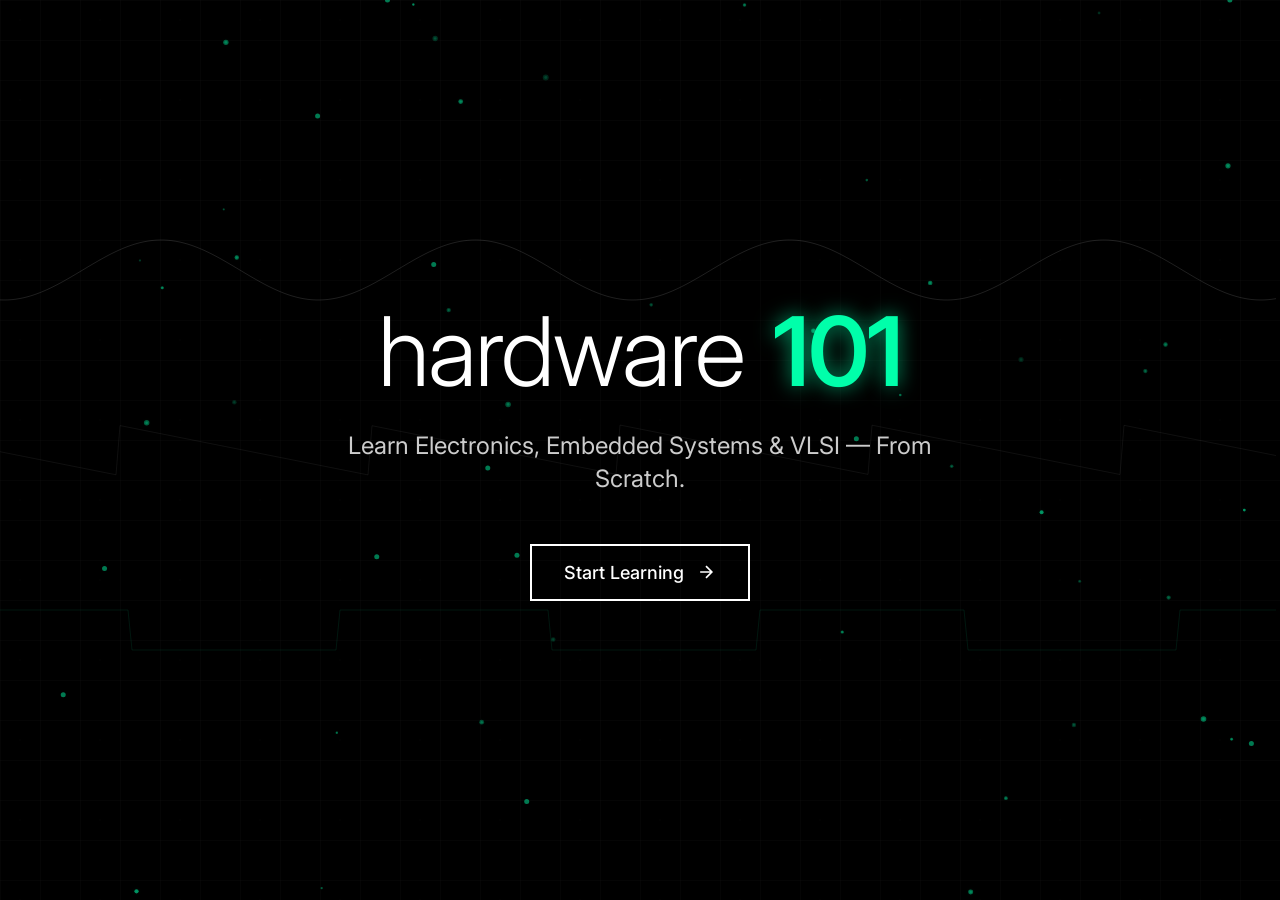
<file: index.html>
<!DOCTYPE html>
<html lang="en">
<head>
    <meta charset="UTF-8">
    <meta name="viewport" content="width=device-width, initial-scale=1.0">
    <title>Hardware 101 - Learn Electronics, Embedded Systems & VLSI</title>
    <link rel="stylesheet" href="styles.css">
    <link rel="preconnect" href="https://fonts.googleapis.com">
    <link rel="preconnect" href="https://fonts.gstatic.com" crossorigin>
    <link href="https://fonts.googleapis.com/css2?family=Inter:wght@300;400;500;600;700&display=swap" rel="stylesheet">
</head>
<body>
    <main class="hero-section">
        <!-- Animation Background Layers -->
        <div class="animation-container">
            <!-- Layer 1: Circuit Trace Layer -->
            <svg class="circuit-traces" viewBox="0 0 1920 1080" preserveAspectRatio="xMidYMid slice">
                <defs>
                    <filter id="glow">
                        <feGaussianBlur stdDeviation="2" result="coloredBlur"/>
                        <feMerge> 
                            <feMergeNode in="coloredBlur"/>
                            <feMergeNode in="SourceGraphic"/>
                        </feMerge>
                    </filter>
                    <linearGradient id="traceGradient" x1="0%" y1="0%" x2="100%" y2="0%">
                        <stop offset="0%" style="stop-color:rgba(255,255,255,0);stop-opacity:0" />
                        <stop offset="50%" style="stop-color:rgba(255,255,255,0.8);stop-opacity:1" />
                        <stop offset="100%" style="stop-color:rgba(255,255,255,0);stop-opacity:0" />
                    </linearGradient>
                </defs>
                <!-- Circuit traces will be generated by JavaScript -->
            </svg>

            <!-- Layer 2: Electrical Symbol Cloud -->
            <div class="symbol-cloud">
                <!-- Symbols will be generated by JavaScript -->
            </div>

            <!-- Layer 3: Oscilloscope Waveform Layer -->
            <canvas class="waveform-canvas"></canvas>

            <!-- Layer 4: Microchip Grid Pattern -->
            <div class="chip-grid">
                <!-- Grid pattern will be generated by CSS and enhanced by JS -->
            </div>

            <!-- Layer 5: Logic Gate Symbols -->
            <div class="logic-gates">
                <!-- Logic gates will be generated by JavaScript -->
            </div>

            <!-- Layer 6: Data Flow Particles -->
            <canvas class="particle-canvas"></canvas>
        </div>

        <!-- Hero Content -->
        <div class="hero-content">
            <div class="hero-text">
                <h1 class="hero-title">
                    <span class="title-main">hardware</span>
                    <span class="title-accent">101</span>
                </h1>
                <p class="hero-subtitle">
                    Learn Electronics, Embedded Systems & VLSI — From Scratch.
                </p>
                <button class="cta-button">
                    <span>Start Learning</span>
                    <svg class="cta-arrow" viewBox="0 0 24 24" fill="none" stroke="currentColor" stroke-width="2">
                        <path d="M5 12h14M12 5l7 7-7 7"/>
                    </svg>
                </button>
            </div>
        </div>
    </main>

    <script src="script.js"></script>
</body>
</html>
</file>
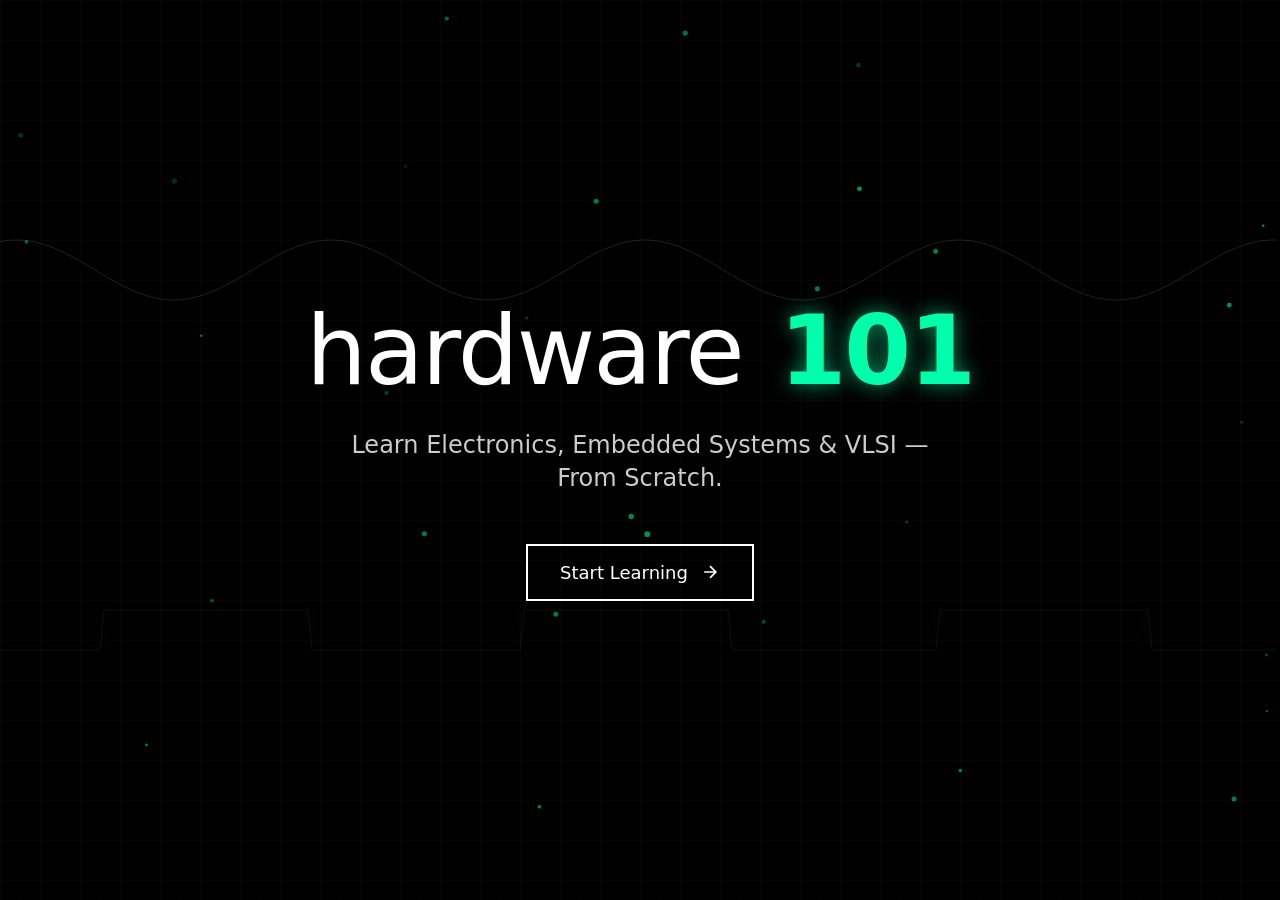
<file: standalone-preview.html>
<!DOCTYPE html>
<html lang="en">
<head>
    <meta charset="UTF-8">
    <meta name="viewport" content="width=device-width, initial-scale=1.0">
    <title>Hardware 101 - Hero Section Preview</title>
    <style>
/* Hardware 101 Hero Section - Standalone Version */

*, *::before, *::after {
    margin: 0;
    padding: 0;
    box-sizing: border-box;
}

:root {
    --bg-primary: #000000;
    --text-primary: #ffffff;
    --text-secondary: #cccccc;
    --accent-color: #00ffaa;
    --grid-color: rgba(255, 255, 255, 0.1);
    --trace-color: rgba(255, 255, 255, 0.8);
    --symbol-color: rgba(255, 255, 255, 0.3);
    --glow-color: rgba(0, 255, 170, 0.6);
}

html, body {
    height: 100%;
    font-family: -apple-system, BlinkMacSystemFont, 'Segoe UI', system-ui, sans-serif;
    background: var(--bg-primary);
    color: var(--text-primary);
    overflow-x: hidden;
}

.hero-section {
    position: relative;
    min-height: 100vh;
    display: flex;
    align-items: center;
    justify-content: center;
    overflow: hidden;
    background: var(--bg-primary);
}

.animation-container {
    position: absolute;
    top: 0;
    left: 0;
    width: 100%;
    height: 100%;
    z-index: 1;
    pointer-events: none;
}

.circuit-traces {
    position: absolute;
    top: 0;
    left: 0;
    width: 100%;
    height: 100%;
    opacity: 0.6;
    z-index: 1;
}

.circuit-trace {
    stroke: var(--trace-color);
    stroke-width: 1;
    fill: none;
    opacity: 0;
    animation: traceGlow 8s ease-in-out infinite;
}

.circuit-node {
    fill: var(--accent-color);
    opacity: 0.8;
    animation: nodePulse 3s ease-in-out infinite;
}

@keyframes traceGlow {
    0%, 100% { opacity: 0; stroke-width: 1; }
    50% { opacity: 0.8; stroke-width: 1.5; }
}

@keyframes nodePulse {
    0%, 100% { opacity: 0.8; transform: scale(1); }
    50% { opacity: 1; transform: scale(1.2); filter: drop-shadow(0 0 8px var(--glow-color)); }
}

.symbol-cloud {
    position: absolute;
    top: 0;
    left: 0;
    width: 100%;
    height: 100%;
    z-index: 2;
    opacity: 0.4;
}

.electrical-symbol {
    position: absolute;
    color: var(--symbol-color);
    font-size: 24px;
    opacity: 0;
    animation: symbolFloat 12s ease-in-out infinite;
    user-select: none;
}

@keyframes symbolFloat {
    0%, 100% { 
        opacity: 0; 
        transform: translateY(0px) rotate(0deg); 
    }
    25% { 
        opacity: 0.6; 
        transform: translateY(-20px) rotate(5deg); 
    }
    75% { 
        opacity: 0.6; 
        transform: translateY(-10px) rotate(-5deg); 
    }
}

.waveform-canvas {
    position: absolute;
    top: 0;
    left: 0;
    width: 100%;
    height: 100%;
    z-index: 3;
    opacity: 0.3;
}

.chip-grid {
    position: absolute;
    top: 0;
    left: 0;
    width: 100%;
    height: 100%;
    z-index: 2;
    background-image: 
        linear-gradient(90deg, var(--grid-color) 1px, transparent 1px),
        linear-gradient(var(--grid-color) 1px, transparent 1px);
    background-size: 40px 40px;
    opacity: 0.2;
    animation: gridShift 20s ease-in-out infinite;
}

.chip-grid::before {
    content: '';
    position: absolute;
    top: 0;
    left: 0;
    right: 0;
    bottom: 0;
    background-image: 
        radial-gradient(circle at 20px 20px, var(--grid-color) 1px, transparent 1px);
    background-size: 80px 80px;
    opacity: 0.5;
    animation: gridShift 25s ease-in-out infinite reverse;
}

@keyframes gridShift {
    0%, 100% { transform: translate(0, 0) scale(1); }
    50% { transform: translate(10px, 10px) scale(1.05); }
}

.logic-gates {
    position: absolute;
    top: 0;
    left: 0;
    width: 100%;
    height: 100%;
    z-index: 4;
    opacity: 0.3;
}

.logic-gate {
    position: absolute;
    color: var(--text-secondary);
    font-size: 18px;
    opacity: 0;
    animation: gateFade 10s ease-in-out infinite;
    user-select: none;
}

@keyframes gateFade {
    0%, 100% { opacity: 0; transform: scale(0.8); }
    50% { opacity: 0.7; transform: scale(1); }
}

.particle-canvas {
    position: absolute;
    top: 0;
    left: 0;
    width: 100%;
    height: 100%;
    z-index: 5;
    opacity: 0.6;
}

.hero-content {
    position: relative;
    z-index: 10;
    text-align: center;
    max-width: 800px;
    padding: 0 2rem;
}

.hero-text {
    animation: contentFadeIn 1.5s ease-out;
}

@keyframes contentFadeIn {
    0% { opacity: 0; transform: translateY(30px); }
    100% { opacity: 1; transform: translateY(0); }
}

.hero-title {
    font-size: clamp(3rem, 8vw, 6rem);
    font-weight: 300;
    line-height: 1.1;
    margin-bottom: 1.5rem;
    letter-spacing: -0.02em;
}

.title-main {
    color: var(--text-primary);
    display: inline-block;
}

.title-accent {
    color: var(--accent-color);
    font-weight: 600;
    display: inline-block;
    margin-left: 0.5rem;
    text-shadow: 0 0 20px var(--glow-color);
    animation: titleGlow 4s ease-in-out infinite;
}

@keyframes titleGlow {
    0%, 100% { text-shadow: 0 0 20px var(--glow-color); }
    50% { text-shadow: 0 0 30px var(--glow-color), 0 0 40px var(--glow-color); }
}

.hero-subtitle {
    font-size: clamp(1.125rem, 2.5vw, 1.5rem);
    font-weight: 400;
    color: var(--text-secondary);
    margin-bottom: 3rem;
    line-height: 1.4;
    max-width: 600px;
    margin-left: auto;
    margin-right: auto;
}

.cta-button {
    display: inline-flex;
    align-items: center;
    gap: 0.75rem;
    padding: 1rem 2rem;
    background: transparent;
    border: 2px solid var(--text-primary);
    color: var(--text-primary);
    font-family: inherit;
    font-size: 1.125rem;
    font-weight: 500;
    cursor: pointer;
    transition: all 0.3s ease;
    text-decoration: none;
    position: relative;
    overflow: hidden;
}

.cta-button::before {
    content: '';
    position: absolute;
    top: 0;
    left: -100%;
    width: 100%;
    height: 100%;
    background: var(--accent-color);
    transition: left 0.3s ease;
    z-index: -1;
}

.cta-button:hover {
    color: var(--bg-primary);
    border-color: var(--accent-color);
    transform: translateY(-2px);
    box-shadow: 0 8px 25px rgba(0, 255, 170, 0.3);
}

.cta-button:hover::before {
    left: 0;
}

.cta-arrow {
    width: 20px;
    height: 20px;
    transition: transform 0.3s ease;
}

.cta-button:hover .cta-arrow {
    transform: translateX(4px);
}

@media (max-width: 768px) {
    .hero-content { padding: 0 1rem; }
    .electrical-symbol { font-size: 18px; }
    .logic-gate { font-size: 14px; }
    .chip-grid { background-size: 30px 30px; }
    .chip-grid::before { background-size: 60px 60px; }
}

@media (prefers-reduced-motion: reduce) {
    *, *::before, *::after {
        animation-duration: 0.01ms !important;
        animation-iteration-count: 1 !important;
        transition-duration: 0.01ms !important;
    }
    .animation-container { display: none; }
}
    </style>
</head>
<body>
    <main class="hero-section">
        <div class="animation-container">
            <svg class="circuit-traces" viewBox="0 0 1920 1080" preserveAspectRatio="xMidYMid slice">
                <!-- Circuit traces will be generated by JavaScript -->
            </svg>
            <div class="symbol-cloud"></div>
            <canvas class="waveform-canvas"></canvas>
            <div class="chip-grid"></div>
            <div class="logic-gates"></div>
            <canvas class="particle-canvas"></canvas>
        </div>

        <div class="hero-content">
            <div class="hero-text">
                <h1 class="hero-title">
                    <span class="title-main">hardware</span>
                    <span class="title-accent">101</span>
                </h1>
                <p class="hero-subtitle">
                    Learn Electronics, Embedded Systems & VLSI — From Scratch.
                </p>
                <button class="cta-button">
                    <span>Start Learning</span>
                    <svg class="cta-arrow" viewBox="0 0 24 24" fill="none" stroke="currentColor" stroke-width="2">
                        <path d="M5 12h14M12 5l7 7-7 7"/>
                    </svg>
                </button>
            </div>
        </div>
    </main>

    <script>
// Simplified Hardware Animation for Standalone Preview
class SimpleHardwareAnimation {
    constructor() {
        this.init();
    }
    
    init() {
        this.setupCanvases();
        this.createCircuitTraces();
        this.createElectricalSymbols();
        this.createLogicGates();
        this.initWaveforms();
        this.initParticles();
        this.startAnimation();
    }
    
    setupCanvases() {
        this.waveformCanvas = document.querySelector('.waveform-canvas');
        this.waveformCtx = this.waveformCanvas.getContext('2d');
        this.particleCanvas = document.querySelector('.particle-canvas');
        this.particleCtx = this.particleCanvas.getContext('2d');
        this.resizeCanvases();
        window.addEventListener('resize', () => this.resizeCanvases());
    }
    
    resizeCanvases() {
        const rect = document.querySelector('.hero-section').getBoundingClientRect();
        [this.waveformCanvas, this.particleCanvas].forEach(canvas => {
            canvas.width = rect.width;
            canvas.height = rect.height;
        });
    }
    
    createCircuitTraces() {
        const svg = document.querySelector('.circuit-traces');
        const traceCount = 8;
        
        for (let i = 0; i < traceCount; i++) {
            const path = document.createElementNS('http://www.w3.org/2000/svg', 'path');
            const pathData = this.generateTracePath();
            path.setAttribute('d', pathData);
            path.setAttribute('class', 'circuit-trace');
            path.style.animationDelay = `${i * 0.5}s`;
            svg.appendChild(path);
            
            // Add nodes
            const coords = pathData.match(/[\d.]+/g);
            if (coords) {
                for (let j = 0; j < coords.length; j += 2) {
                    if (Math.random() < 0.3) {
                        const circle = document.createElementNS('http://www.w3.org/2000/svg', 'circle');
                        circle.setAttribute('cx', coords[j]);
                        circle.setAttribute('cy', coords[j + 1]);
                        circle.setAttribute('r', '3');
                        circle.setAttribute('class', 'circuit-node');
                        circle.style.animationDelay = `${i * 0.3 + j * 0.1}s`;
                        svg.appendChild(circle);
                    }
                }
            }
        }
    }
    
    generateTracePath() {
        const startX = Math.random() * 1920;
        const startY = Math.random() * 1080;
        let pathData = `M ${startX} ${startY}`;
        let currentX = startX;
        let currentY = startY;
        
        for (let i = 0; i < 4; i++) {
            const direction = Math.random() < 0.5 ? 'H' : 'V';
            if (direction === 'H') {
                currentX += (Math.random() - 0.5) * 400;
                currentX = Math.max(0, Math.min(1920, currentX));
                pathData += ` H ${currentX}`;
            } else {
                currentY += (Math.random() - 0.5) * 300;
                currentY = Math.max(0, Math.min(1080, currentY));
                pathData += ` V ${currentY}`;
            }
        }
        return pathData;
    }
    
    createElectricalSymbols() {
        const container = document.querySelector('.symbol-cloud');
        const symbols = ['⟟', '⟘', '∿', '⟜', '⟝', '⟞', '⊞', '⊟', '⊠', '◊', '◈'];
        
        for (let i = 0; i < 15; i++) {
            const symbol = document.createElement('div');
            symbol.className = 'electrical-symbol';
            symbol.textContent = symbols[Math.floor(Math.random() * symbols.length)];
            symbol.style.left = Math.random() * 100 + '%';
            symbol.style.top = Math.random() * 100 + '%';
            symbol.style.animationDelay = Math.random() * 12 + 's';
            container.appendChild(symbol);
        }
    }
    
    createLogicGates() {
        const container = document.querySelector('.logic-gates');
        const gates = ['AND', 'OR', 'NOT', 'XOR', 'NAND', 'NOR'];
        
        for (let i = 0; i < 8; i++) {
            const gate = document.createElement('div');
            gate.className = 'logic-gate';
            gate.textContent = gates[Math.floor(Math.random() * gates.length)];
            gate.style.left = Math.random() * 100 + '%';
            gate.style.top = Math.random() * 100 + '%';
            gate.style.animationDelay = Math.random() * 10 + 's';
            container.appendChild(gate);
        }
    }
    
    initWaveforms() {
        this.waveforms = [
            { type: 'sine', amplitude: 30, frequency: 0.02, phase: 0, speed: 1, y: 0.3, color: 'rgba(255, 255, 255, 0.4)' },
            { type: 'square', amplitude: 20, frequency: 0.015, phase: Math.PI, speed: 0.8, y: 0.7, color: 'rgba(0, 255, 170, 0.3)' }
        ];
    }
    
    initParticles() {
        this.particles = [];
        for (let i = 0; i < 25; i++) {
            this.particles.push(this.createParticle());
        }
    }
    
    createParticle() {
        return {
            x: Math.random() * this.particleCanvas.width,
            y: Math.random() * this.particleCanvas.height,
            vx: (Math.random() - 0.5) * 0.5,
            vy: (Math.random() - 0.5) * 0.5,
            size: Math.random() * 2 + 1,
            opacity: Math.random() * 0.8 + 0.2,
            life: Math.random() * 300 + 100,
            maxLife: 400
        };
    }
    
    animate() {
        const time = Date.now() * 0.001;
        
        // Draw waveforms
        const wCtx = this.waveformCtx;
        wCtx.clearRect(0, 0, this.waveformCanvas.width, this.waveformCanvas.height);
        
        this.waveforms.forEach(waveform => {
            wCtx.strokeStyle = waveform.color;
            wCtx.lineWidth = 1;
            wCtx.beginPath();
            
            for (let x = 0; x < this.waveformCanvas.width; x += 4) {
                const phase = waveform.phase + x * waveform.frequency + time * waveform.speed;
                let y = this.waveformCanvas.height * waveform.y;
                
                if (waveform.type === 'sine') {
                    y += Math.sin(phase) * waveform.amplitude;
                } else {
                    y += (Math.sin(phase) > 0 ? 1 : -1) * waveform.amplitude;
                }
                
                if (x === 0) wCtx.moveTo(x, y);
                else wCtx.lineTo(x, y);
            }
            wCtx.stroke();
        });
        
        // Draw particles
        const pCtx = this.particleCtx;
        pCtx.clearRect(0, 0, this.particleCanvas.width, this.particleCanvas.height);
        
        this.particles.forEach((particle, i) => {
            particle.x += particle.vx;
            particle.y += particle.vy;
            particle.life--;
            particle.opacity = particle.life / particle.maxLife;
            
            if (particle.x < 0) particle.x = this.particleCanvas.width;
            if (particle.x > this.particleCanvas.width) particle.x = 0;
            if (particle.y < 0) particle.y = this.particleCanvas.height;
            if (particle.y > this.particleCanvas.height) particle.y = 0;
            
            if (particle.life <= 0) {
                this.particles[i] = this.createParticle();
            }
            
            pCtx.fillStyle = `rgba(0, 255, 170, ${particle.opacity})`;
            pCtx.beginPath();
            pCtx.arc(particle.x, particle.y, particle.size, 0, Math.PI * 2);
            pCtx.fill();
        });
        
        requestAnimationFrame(() => this.animate());
    }
    
    startAnimation() {
        this.animate();
    }
}

// Initialize when page loads
document.addEventListener('DOMContentLoaded', () => {
    new SimpleHardwareAnimation();
    
    // Button interaction
    document.querySelector('.cta-button').addEventListener('click', (e) => {
        e.preventDefault();
        alert('🚀 Welcome to Hardware 101! Your learning journey starts here.');
    });
});
    </script>
</body>
</html>
</file>
<file: styles.css>
/* Hardware 101 Hero Section Styles */

/* CSS Reset and Base Styles */
*, *::before, *::after {
    margin: 0;
    padding: 0;
    box-sizing: border-box;
}

:root {
    --bg-primary: #000000;
    --text-primary: #ffffff;
    --text-secondary: #cccccc;
    --accent-color: #00ffaa;
    --accent-blue: #0066ff;
    --grid-color: rgba(255, 255, 255, 0.1);
    --trace-color: rgba(255, 255, 255, 0.8);
    --symbol-color: rgba(255, 255, 255, 0.3);
    --glow-color: rgba(0, 255, 170, 0.6);
}

html, body {
    height: 100%;
    font-family: 'Inter', -apple-system, BlinkMacSystemFont, 'Segoe UI', system-ui, sans-serif;
    background: var(--bg-primary);
    color: var(--text-primary);
    overflow-x: hidden;
    scroll-behavior: smooth;
}

/* Hero Section Layout */
.hero-section {
    position: relative;
    min-height: 100vh;
    display: flex;
    align-items: center;
    justify-content: center;
    overflow: hidden;
    background: var(--bg-primary);
}

/* Animation Container */
.animation-container {
    position: absolute;
    top: 0;
    left: 0;
    width: 100%;
    height: 100%;
    z-index: 1;
    pointer-events: none;
}

/* Layer 1: Circuit Traces */
.circuit-traces {
    position: absolute;
    top: 0;
    left: 0;
    width: 100%;
    height: 100%;
    opacity: 0.6;
    z-index: 1;
}

.circuit-trace {
    stroke: var(--trace-color);
    stroke-width: 1;
    fill: none;
    opacity: 0;
    animation: traceGlow 8s ease-in-out infinite;
}

.circuit-node {
    fill: var(--accent-color);
    opacity: 0.8;
    animation: nodePulse 3s ease-in-out infinite;
}

@keyframes traceGlow {
    0%, 100% { opacity: 0; stroke-width: 1; }
    50% { opacity: 0.8; stroke-width: 1.5; }
}

@keyframes nodePulse {
    0%, 100% { opacity: 0.8; transform: scale(1); }
    50% { opacity: 1; transform: scale(1.2); filter: drop-shadow(0 0 8px var(--glow-color)); }
}

/* Layer 2: Symbol Cloud */
.symbol-cloud {
    position: absolute;
    top: 0;
    left: 0;
    width: 100%;
    height: 100%;
    z-index: 2;
    opacity: 0.4;
}

.electrical-symbol {
    position: absolute;
    color: var(--symbol-color);
    font-size: 24px;
    opacity: 0;
    animation: symbolFloat 12s ease-in-out infinite;
    user-select: none;
}

@keyframes symbolFloat {
    0%, 100% { 
        opacity: 0; 
        transform: translateY(0px) rotate(0deg); 
    }
    25% { 
        opacity: 0.6; 
        transform: translateY(-20px) rotate(5deg); 
    }
    75% { 
        opacity: 0.6; 
        transform: translateY(-10px) rotate(-5deg); 
    }
}

/* Layer 3: Waveform Canvas */
.waveform-canvas {
    position: absolute;
    top: 0;
    left: 0;
    width: 100%;
    height: 100%;
    z-index: 3;
    opacity: 0.3;
}

/* Layer 4: Microchip Grid */
.chip-grid {
    position: absolute;
    top: 0;
    left: 0;
    width: 100%;
    height: 100%;
    z-index: 2;
    background-image: 
        linear-gradient(90deg, var(--grid-color) 1px, transparent 1px),
        linear-gradient(var(--grid-color) 1px, transparent 1px);
    background-size: 40px 40px;
    opacity: 0.2;
    animation: gridShift 20s ease-in-out infinite;
}

.chip-grid::before {
    content: '';
    position: absolute;
    top: 0;
    left: 0;
    right: 0;
    bottom: 0;
    background-image: 
        radial-gradient(circle at 20px 20px, var(--grid-color) 1px, transparent 1px);
    background-size: 80px 80px;
    opacity: 0.5;
    animation: gridShift 25s ease-in-out infinite reverse;
}

@keyframes gridShift {
    0%, 100% { transform: translate(0, 0) scale(1); }
    50% { transform: translate(10px, 10px) scale(1.05); }
}

/* Layer 5: Logic Gates */
.logic-gates {
    position: absolute;
    top: 0;
    left: 0;
    width: 100%;
    height: 100%;
    z-index: 4;
    opacity: 0.3;
}

.logic-gate {
    position: absolute;
    color: var(--text-secondary);
    font-size: 18px;
    opacity: 0;
    animation: gateFade 10s ease-in-out infinite;
    user-select: none;
}

@keyframes gateFade {
    0%, 100% { opacity: 0; transform: scale(0.8); }
    50% { opacity: 0.7; transform: scale(1); }
}

/* Layer 6: Particle Canvas */
.particle-canvas {
    position: absolute;
    top: 0;
    left: 0;
    width: 100%;
    height: 100%;
    z-index: 5;
    opacity: 0.6;
}

/* Hero Content */
.hero-content {
    position: relative;
    z-index: 10;
    text-align: center;
    max-width: 800px;
    padding: 0 2rem;
}

.hero-text {
    animation: contentFadeIn 1.5s ease-out;
}

@keyframes contentFadeIn {
    0% { opacity: 0; transform: translateY(30px); }
    100% { opacity: 1; transform: translateY(0); }
}

/* Typography */
.hero-title {
    font-size: clamp(3rem, 8vw, 6rem);
    font-weight: 300;
    line-height: 1.1;
    margin-bottom: 1.5rem;
    letter-spacing: -0.02em;
}

.title-main {
    color: var(--text-primary);
    display: inline-block;
}

.title-accent {
    color: var(--accent-color);
    font-weight: 600;
    display: inline-block;
    margin-left: 0.5rem;
    text-shadow: 0 0 20px var(--glow-color);
    animation: titleGlow 4s ease-in-out infinite;
}

@keyframes titleGlow {
    0%, 100% { text-shadow: 0 0 20px var(--glow-color); }
    50% { text-shadow: 0 0 30px var(--glow-color), 0 0 40px var(--glow-color); }
}

.hero-subtitle {
    font-size: clamp(1.125rem, 2.5vw, 1.5rem);
    font-weight: 400;
    color: var(--text-secondary);
    margin-bottom: 3rem;
    line-height: 1.4;
    max-width: 600px;
    margin-left: auto;
    margin-right: auto;
}

/* CTA Button */
.cta-button {
    display: inline-flex;
    align-items: center;
    gap: 0.75rem;
    padding: 1rem 2rem;
    background: transparent;
    border: 2px solid var(--text-primary);
    color: var(--text-primary);
    font-family: inherit;
    font-size: 1.125rem;
    font-weight: 500;
    cursor: pointer;
    transition: all 0.3s ease;
    text-decoration: none;
    position: relative;
    overflow: hidden;
}

.cta-button::before {
    content: '';
    position: absolute;
    top: 0;
    left: -100%;
    width: 100%;
    height: 100%;
    background: var(--accent-color);
    transition: left 0.3s ease;
    z-index: -1;
}

.cta-button:hover {
    color: var(--bg-primary);
    border-color: var(--accent-color);
    transform: translateY(-2px);
    box-shadow: 0 8px 25px rgba(0, 255, 170, 0.3);
}

.cta-button:hover::before {
    left: 0;
}

.cta-button:active {
    transform: translateY(0);
}

.cta-arrow {
    width: 20px;
    height: 20px;
    transition: transform 0.3s ease;
}

.cta-button:hover .cta-arrow {
    transform: translateX(4px);
}

/* Responsive Design */
@media (max-width: 768px) {
    .hero-content {
        padding: 0 1rem;
    }
    
    .hero-title {
        margin-bottom: 1rem;
    }
    
    .hero-subtitle {
        margin-bottom: 2rem;
    }
    
    .cta-button {
        padding: 0.875rem 1.5rem;
        font-size: 1rem;
    }
    
    .electrical-symbol {
        font-size: 18px;
    }
    
    .logic-gate {
        font-size: 14px;
    }
    
    .chip-grid {
        background-size: 30px 30px;
    }
    
    .chip-grid::before {
        background-size: 60px 60px;
    }
}

@media (max-width: 480px) {
    .hero-content {
        padding: 0 0.5rem;
    }
    
    .electrical-symbol {
        font-size: 16px;
    }
    
    .logic-gate {
        font-size: 12px;
    }
    
    .chip-grid {
        background-size: 25px 25px;
    }
    
    .chip-grid::before {
        background-size: 50px 50px;
    }
}

/* Accessibility */
@media (prefers-reduced-motion: reduce) {
    *, *::before, *::after {
        animation-duration: 0.01ms !important;
        animation-iteration-count: 1 !important;
        transition-duration: 0.01ms !important;
    }
    
    .animation-container {
        display: none;
    }
}

/* High contrast mode support */
@media (prefers-contrast: high) {
    :root {
        --text-secondary: #ffffff;
        --symbol-color: rgba(255, 255, 255, 0.8);
        --grid-color: rgba(255, 255, 255, 0.3);
    }
}

/* Focus styles for accessibility */
.cta-button:focus-visible {
    outline: 2px solid var(--accent-color);
    outline-offset: 4px;
}

/* Loading state animation */
.hero-section.loading .animation-container {
    opacity: 0;
    transition: opacity 1s ease-in;
}

.hero-section.loaded .animation-container {
    opacity: 1;
}
</file>
